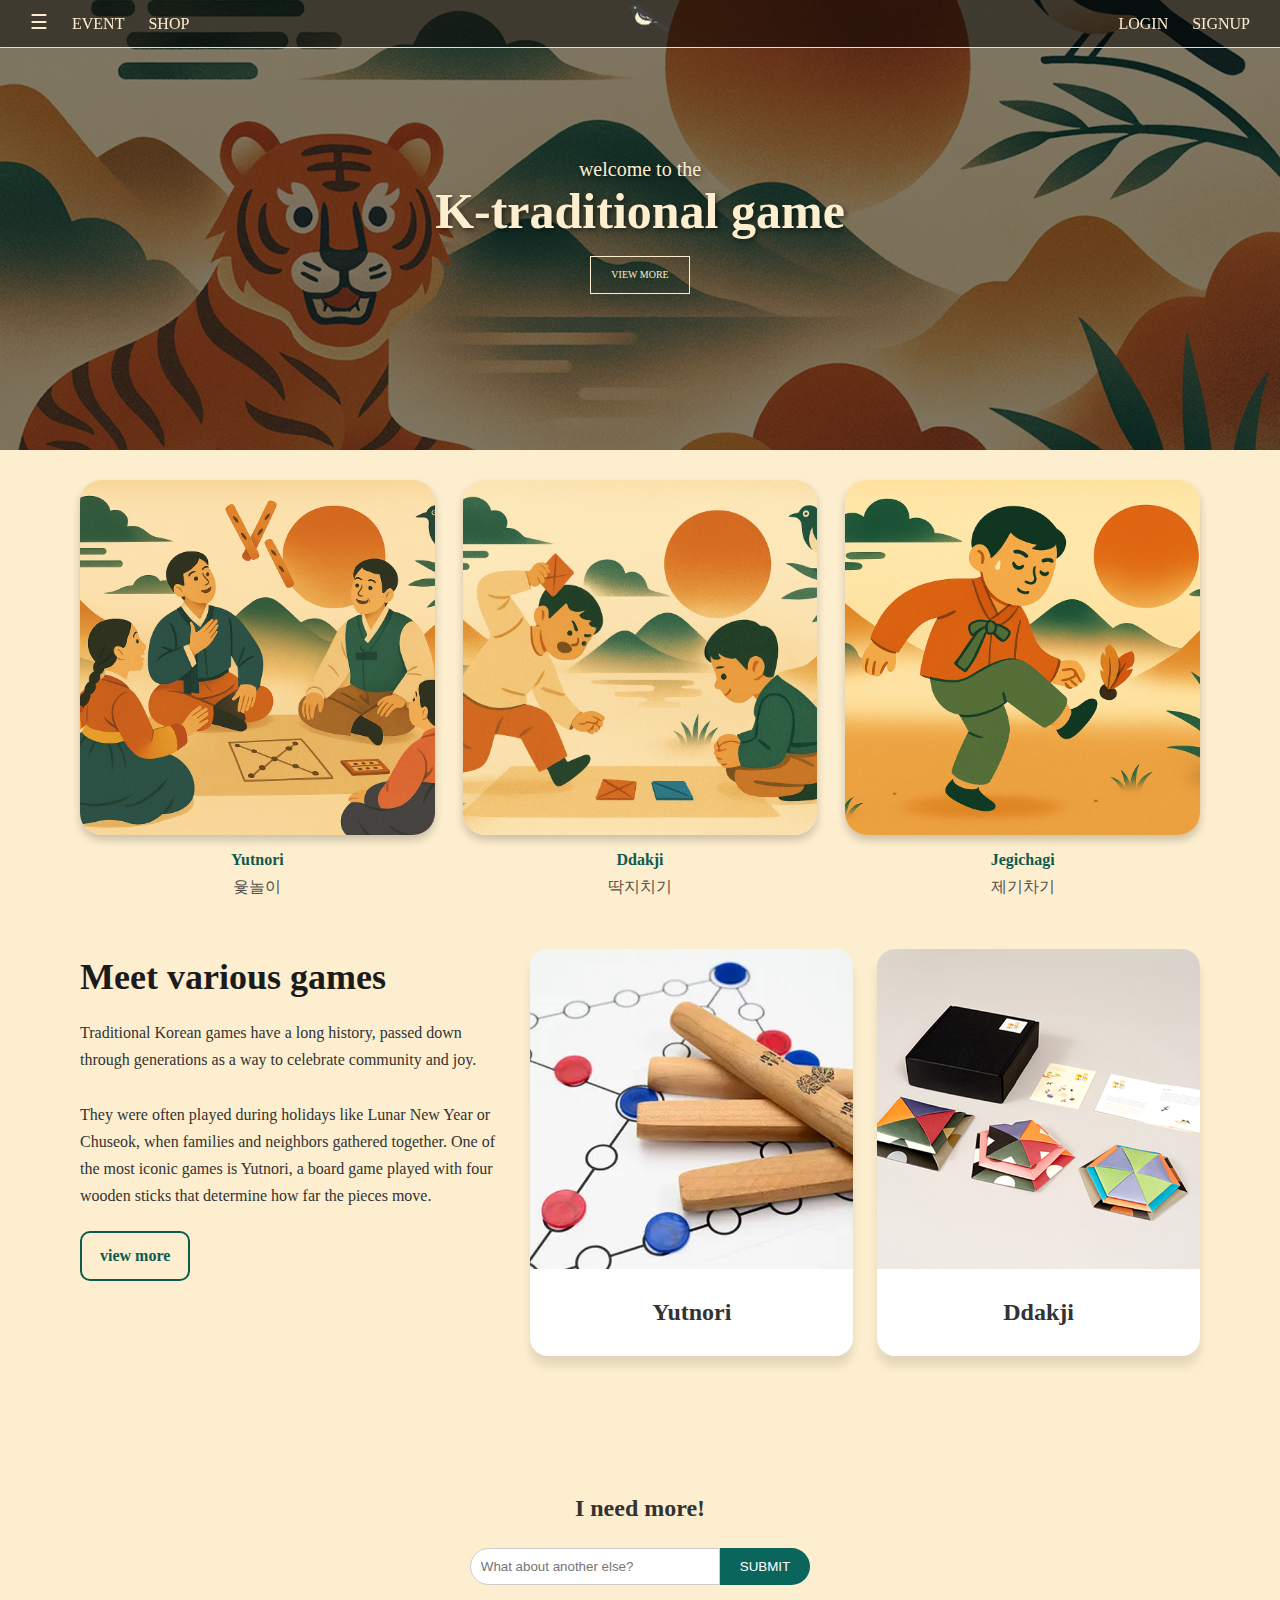
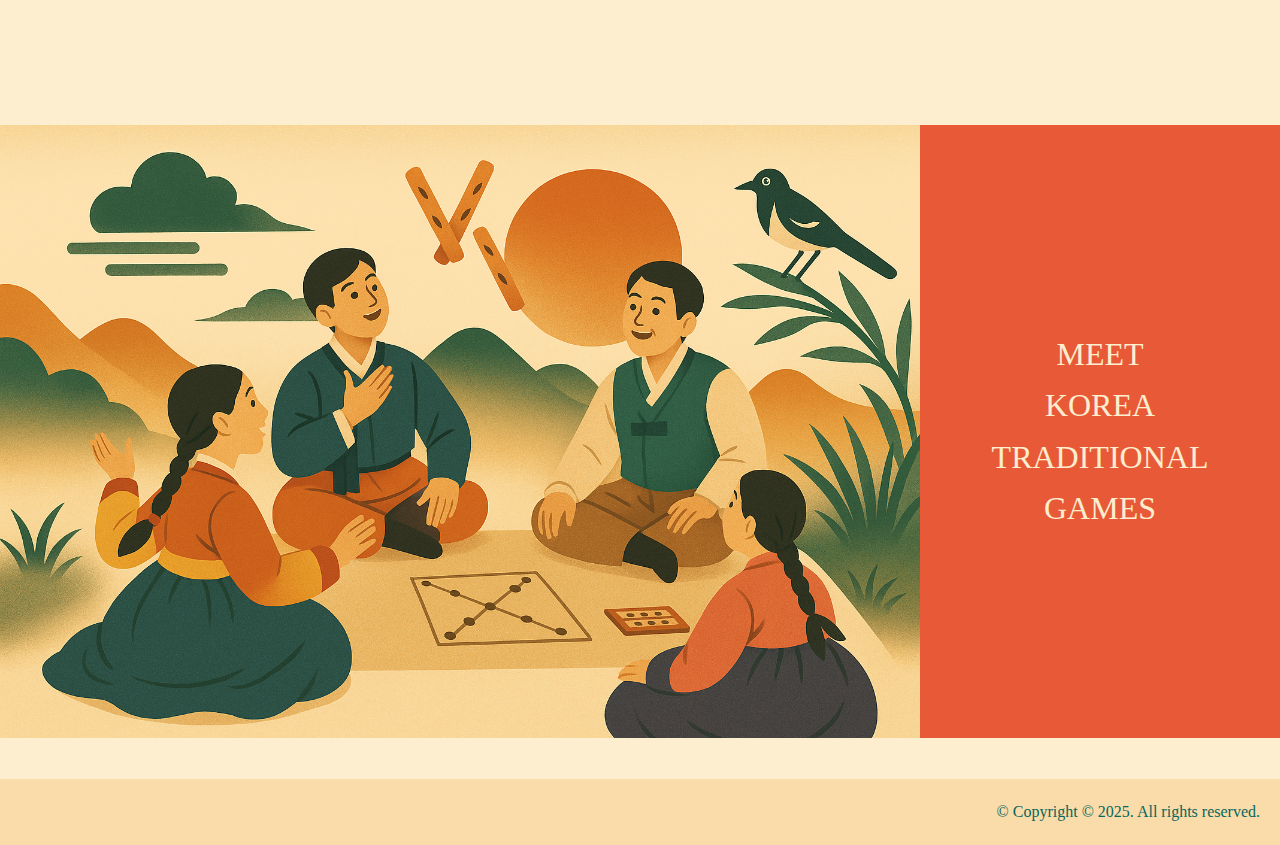
<file: css/ui-generative-ai/index.html>
<!DOCTYPE html>
<html lang="en">
  <head>
    <meta charset="UTF-8" />
    <meta name="viewport" content="width=device-width, initial-scale=1.0" />
    <title>K-traditional game</title>
    <link rel="stylesheet" href="style.css" />
  </head>
  <body>
    <!-- Header -->
    <header class="header">
      <div class="nav-left">
        <button class="menu-btn">☰</button>
        <a href="#">EVENT</a>
        <a href="#">SHOP</a>
      </div>

      <div class="nav-center">
        <a href="#"><img src="logo.png" alt="Logo" /></a>
      </div>

      <div class="nav-right">
        <a href="#">LOGIN</a>
        <a href="#">SIGNUP</a>
      </div>
    </header>
    <!-- Hero Section -->
    <section class="hero">
      <img src="히어로_1.png" alt="hero background" class="hero-bg" />
      <div class="hero-content">
        <h2 class="hero-text">welcome to the</h2>
        <h1 class="hero-text">K-traditional game</h1>
        <a href="#" class="btn hero-text">VIEW MORE</a>
      </div>
    </section>

    <!-- A. 위: 이미지 타일 3장 + 캡션 -->
    <section class="games-top inner">
      <ul class="tiles">
        <li class="tile">
          <img src="윷놀이.png" alt="Yutnori" />
          <figcaption>Yutnori<br /><span class="sub">윷놀이</span></figcaption>
        </li>
        <li class="tile">
          <img src="딱지치기.png" alt="Ddakji" />
          <figcaption>Ddakji<br /><span class="sub">딱지치기</span></figcaption>
        </li>
        <li class="tile">
          <img src="제기차기.png" alt="Jegichagi" />
          <figcaption>
            Jegichagi<br /><span class="sub">제기차기</span>
          </figcaption>
        </li>
      </ul>

      <div class="about-grid">
        <div class="intro">
          <h2>Meet various games</h2>
          <p>
            Traditional Korean games have a long history, passed down through
            generations as a way to celebrate community and joy.<br /><br />
            They were often played during holidays like Lunar New Year or
            Chuseok, when families and neighbors gathered together. One of the
            most iconic games is Yutnori, a board game played with four wooden
            sticks that determine how far the pieces move.
          </p>
          <a class="btn-outline" href="#">view more</a>
        </div>

        <div class="card-sm-container">
          <div class="card-sm">
            <img src="윷.png" alt="Yutnori" />
            <p class="card-content">Yutnori</p>
          </div>
          <div class="card-sm">
            <img src="딱지.png" alt="Ddakji" />
            <p class="card-content">Ddakji</p>
          </div>
        </div>
      </div>
    </section>

    <!-- Search Section -->
    <section class="search">
      <h2>I need more!</h2>
      <form>
        <input type="text" placeholder="What about another else?" />
        <button type="submit">SUBMIT</button>
      </form>
    </section>

    <!-- Banner Section -->
    <section class="banner">
      <div class="banner-img">
        <img src="윷놀이.png" alt="Family playing Yutnori" />
      </div>
      <div class="banner-text">
        <p>MEET</p>
        <p>KOREA</p>
        <p>TRADITIONAL</p>
        <p>GAMES</p>
      </div>
    </section>

    <!-- Footer -->
    <footer class="footer">
      <p>© Copyright © 2025. All rights reserved.</p>
    </footer>
  </body>
</html>
</file>
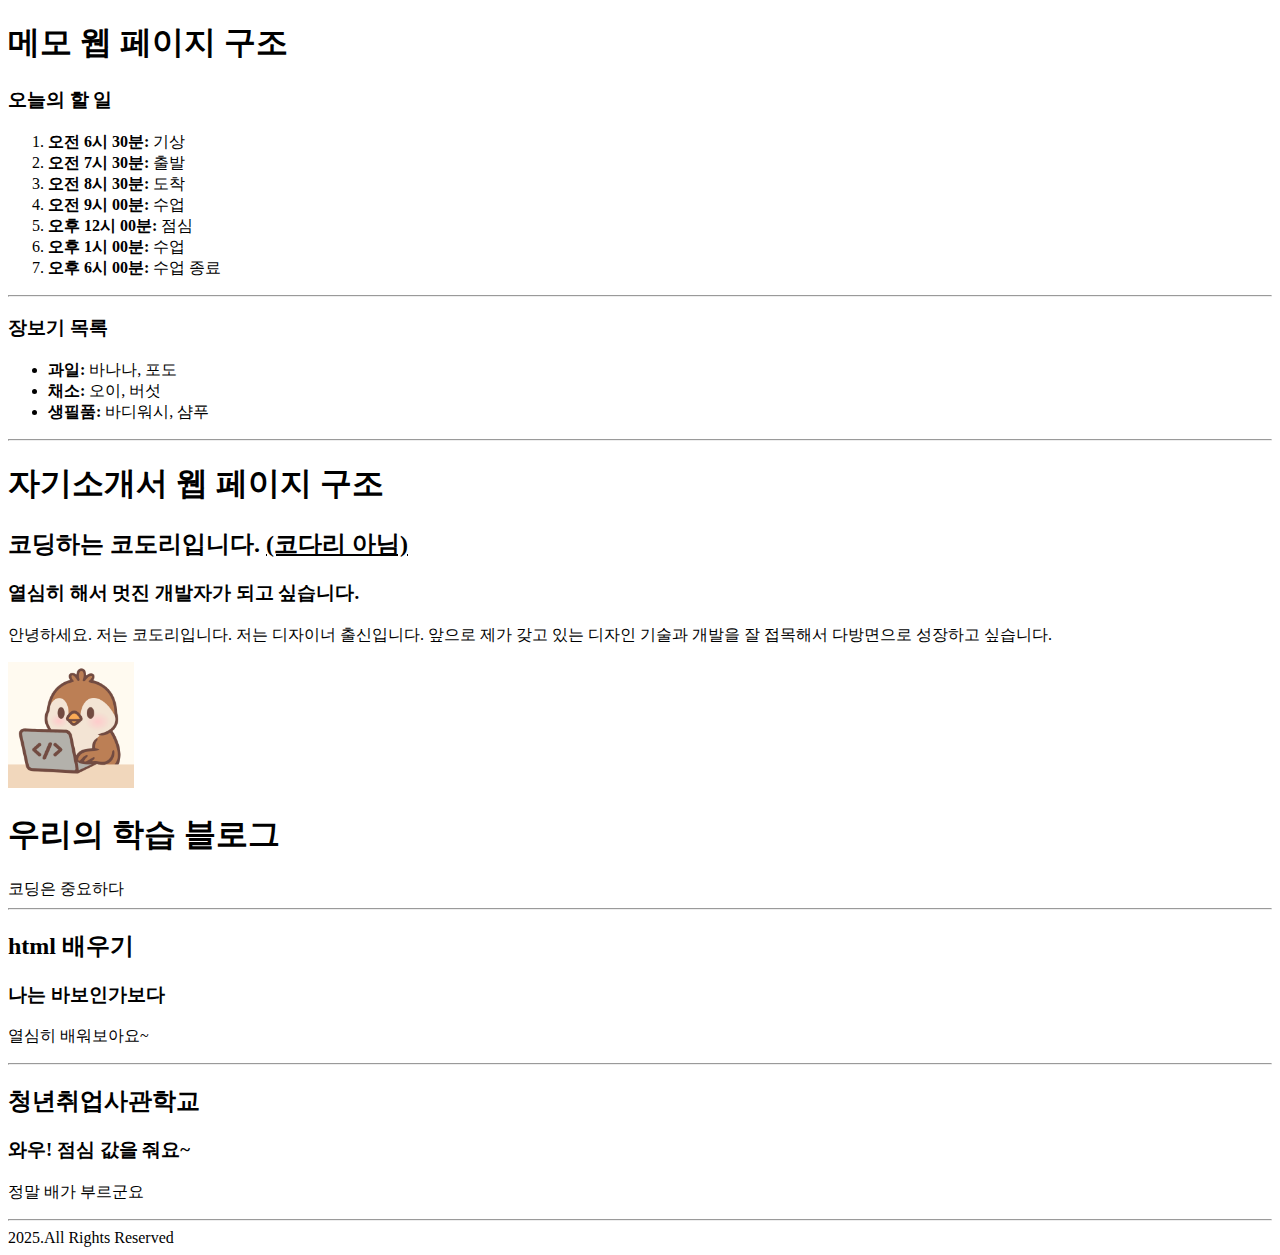
<file: html/html-basic/index.html>
<!DOCTYPE html>
<html lang="en">
  <head>
    <meta charset="UTF-8" />
    <meta name="viewport" content="width=device-width, initial-scale=1.0" />
    <title>Document</title>
  </head>
  <body>
    <h1>메모 웹 페이지 구조</h1>
    <div>
      <div>
        <h3>오늘의 할 일</h3>
        <ol>
          <li><strong>오전 6시 30분:</strong> 기상</li>
          <li><strong>오전 7시 30분:</strong> 출발</li>
          <li><strong>오전 8시 30분:</strong> 도착</li>
          <li><strong>오전 9시 00분:</strong> 수업</li>
          <li><strong>오후 12시 00분:</strong> 점심</li>
          <li><strong>오후 1시 00분:</strong> 수업</li>
          <li><strong>오후 6시 00분:</strong> 수업 종료</li>
        </ol>
        <hr />
      </div>
      <div>
        <h3>장보기 목록</h3>
        <ul>
          <li><strong>과일:</strong> 바나나, 포도</li>
          <li><strong>채소:</strong> 오이, 버섯</li>
          <li><strong>생필품:</strong> 바디워시, 샴푸</li>
        </ul>
      </div>
      <hr />
    </div>

    <h1>자기소개서 웹 페이지 구조</h1>
    <h2>코딩하는 코도리입니다. <u>(코다리 아님)</u></h2>
    <h3>열심히 해서 멋진 개발자가 되고 싶습니다.</h3>
    <p>
      안녕하세요. 저는 코도리입니다. 저는 디자이너 출신입니다. 앞으로 제가 갖고
      있는 디자인 기술과 개발을 잘 접목해서 다방면으로 성장하고 싶습니다.
    </p>
    <p>
      <img src="유튜브_프로필_디자인.png" width="10%" />
    </p>

    <header>
      <h1>우리의 학습 블로그</h1>
      코딩은 중요하다
    </header>
    <hr />
    <main>
      <div>
        <h2>html 배우기</h2>
        <h3>나는 바보인가보다</h3>
        <p>열심히 배워보아요~</p>
      </div>
      <hr />
      <div>
        <h2>청년취업사관학교</h2>
        <h3>와우! 점심 값을 줘요~</h3>
        <p>정말 배가 부르군요</p>
      </div>
    </main>
    <hr />
    <footer>2025.All Rights Reserved</footer>
  </body>
</html>
</file>
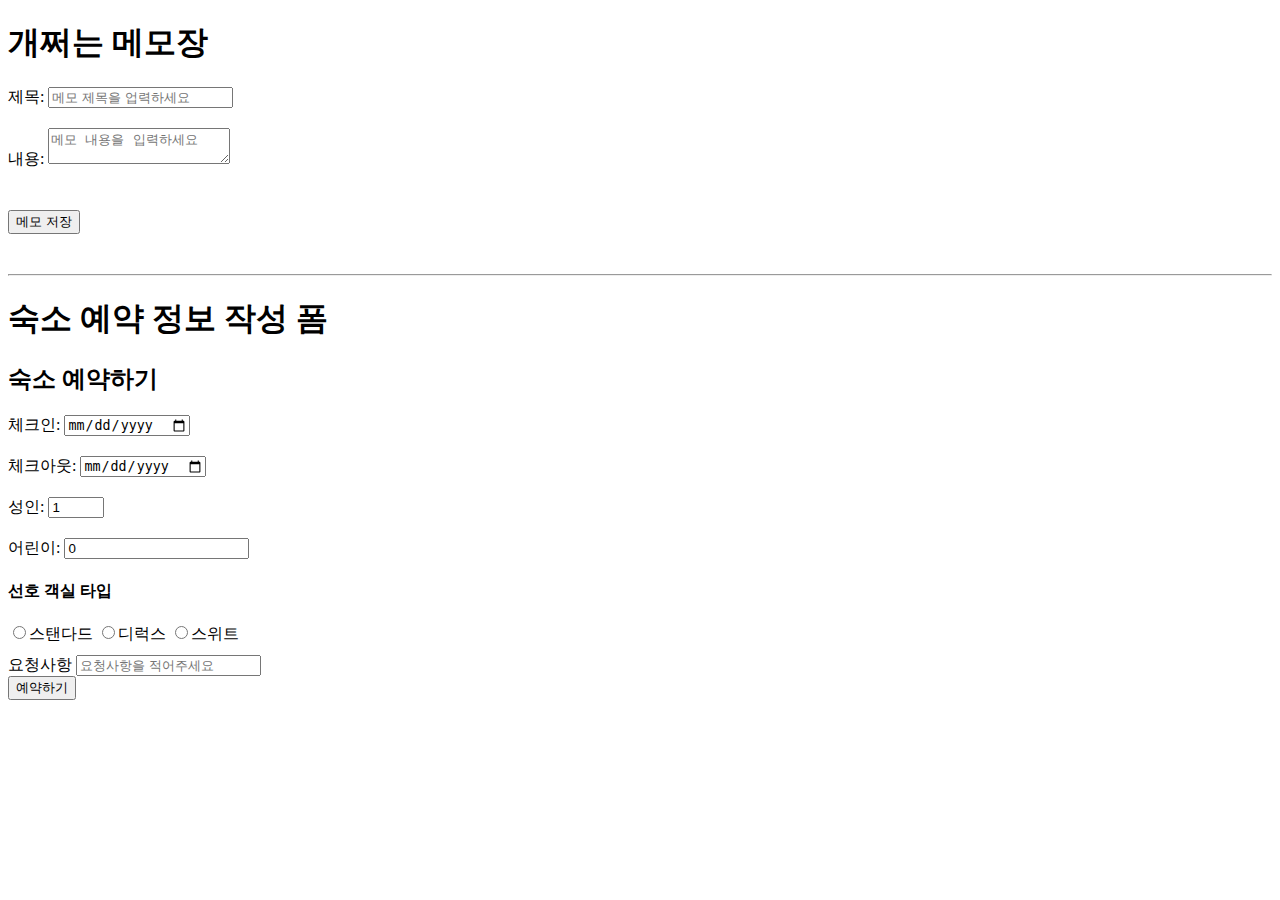
<file: html/html-form/index.html>
<!DOCTYPE html>
<html lang="en">
  <head>
    <meta charset="UTF-8" />
    <meta name="viewport" content="width=device-width, initial-scale=1.0" />
    <title>Document</title>
  </head>

  <div style="margin-bottom: 10px">
    <h1>개쩌는 메모장</h1>
  </div>

  <form action="#">
    <!-- 제목 입력 -->
    <div style="margin-bottom: 20px">
      <label for="title">제목:</label>
      <input
        type="text"
        id="title"
        name="title"
        placeholder="메모 제목을 업력하세요"
      />
    </div>

    <!-- 내용 입력 -->
    <div style="margin-bottom: 40px">
      <label for="content">내용:</label>
      <textarea
        id="content"
        name="content"
        placeholder="메모 내용을 입력하세요"
      ></textarea>
    </div>

    <!-- 제출 버튼 -->
    <div style="margin-bottom: 40px">
      <button type="submit">메모 저장</button>
    </div>
  </form>

  <hr />

  <h1>숙소 예약 정보 작성 폼</h1>

  <form>
    <!-- 제목 -->
    <h2>숙소 예약하기</h2>
    <div style="margin-bottom: 20px">
      <!-- 체크인 날짜 -->
      <label for="checkin"> 체크인: </label>
      <input type="date" id="checkin" name="checkin" />
    </div>

    <!-- 체크아웃 날짜 -->
    <div style="margin-bottom: 20px">
      <label for="checkout">체크아웃:</label>
      <input type="date" id="checkout" name="checkout" />
    </div>

    <!-- 성인 수 -->
    <div style="margin-bottom: 20px">
      <label for="adults">성인:</label>
      <input
        type="number"
        id="adults"
        name="adults"
        min="1"
        max="10"
        value="1"
      />
    </div>

    <!-- 어린이 수 -->
    <div style="margin-bottom: 20px">
      <label for="children">어린이:</label>
      <input type="number" id="children" name="children" min="0" value="0" />
    </div>

    <!-- 선호 객실 타입 -->
    <div style="margin-bottom: 10px">
      <h4>선호 객실 타입</h4>
      <label><input type="radio" name="room" />스탠다드</label>
      <label><input type="radio" name="room" />디럭스</label>
      <label><input type="radio" name="room" />스위트</label>
    </div>

    <!-- 요청 사항 -->
    <div>
      <label>
        요청사항
      <input
        <textarea
        placeholder="요청사항을 적어주세요"
        rows="10"
        cols="20">
        </textarea>
      </label>  
    </div>

    <!-- 제출 버튼 -->
    <div>
      <button type="submit">예약하기</button>
    </div>
  </form>
</html>
</file>
<file: css/ui-generative-ai/style.css>
/* Reset */
* {
  margin: 0;
  padding: 0;
  box-sizing: border-box;
}

body {
  font-family: pretendard;
  line-height: 1.6;
  background-color: #fdeecf;
  color: #333;
}

/* Header */
.header {
  display: flex;
  justify-content: space-between;
  align-items: center;
  padding: 15px 40px;
  border-bottom: 1px solid #ddd;
  position: fixed;
  background-color: rgba(0, 0, 0, 0.4); /* 검정색 + 50% 투명도 */
  top: 0;
  left: 0;
  width: 100%;
  z-index: 1000;

  top: 0;
}

/* 공통 스타일 */
.header {
  display: flex;
  justify-content: space-between; /* 좌/우 배치 */
  align-items: center; /* 세로 가운데 정렬 */
  padding: 10px 30px;
  background: rgba(0, 0, 0, 0.5);
  position: fixed; /* 항상 상단 */
  top: 0;
  left: 0;
  width: 100%;
  z-index: 1000;
}

/* a 태그 스타일 */
.header a {
  margin-left: 20px;
  text-decoration: none;
  color: #fdeecf;
  font-weight: 300; /* 얇게 */
}

/* 중앙 로고 */
.nav-center {
  position: absolute;
  left: 50%;
  transform: translateX(-50%); /* 진짜 가운데 정렬 */
}

.nav-center img {
  height: 80px; /* 원하는 크기로 */
  width: auto;
}

/* 왼쪽 메뉴 버튼 */
.menu-btn {
  background: none;
  border: none;
  font-size: 20px;
  color: #fdeecf;
  cursor: pointer;
}

/* Hero Section */
.hero {
  position: relative;
  text-align: center;
  color: #fff;
}
.hero-bg {
  width: 100%;
  height: 50vh;
  object-fit: cover;
  display: block;
}

.hero-content {
  width: 100%;
  height: 100%;
  /* 가로 세로 중앙 정렬 */
  position: absolute;
  transform: translate(-50%, -50%);
  top: 50%;
  left: 50%;
  background-color: rgba(0, 0, 0, 0.5);
  display: flex;
  flex-direction: column;
  justify-content: center;
  align-items: center;
}

.hero h1 {
  font-size: 50px;
  color: #fdeecf;
  line-height: 1.2;
  text-shadow: 2px 2px 5px rgba(0, 0, 0, 0.5);
}

.hero h2 {
  font-size: 20px;
  color: #fdeecf;
  font-weight: 150;
  line-height: 1.2;
  text-shadow: 2px 2px 5px rgba(0, 0, 0, 0.5);
}

@media (max-width: 500px) {
  .hero-content > h2 {
    font-size: 1rem;
  }

  .hero-content > h1 {
    font-size: 1.2rem;
  }
  .hero-content > a {
    font-size: 0.5rem;
  }
}

.btn {
  display: inline-block;
  margin-top: 15px;
  padding: 10px 20px;
  background: transparent;
  border: 1px solid #fdeecf;
  color: #fdeecf;
  text-decoration: none;
  font-size: 10px;
}

.btn:hover {
  background: rgba(0, 0, 0, 0.3);
  color: #fdeecf;
}

/* 공통 내부 컨테이너 */
:root {
  --page-max: 1200px;
  --gutter: clamp(16px, 4vw, 40px);
  --green: #0d5b4f;
  --cream: #f7e8c8; /* 페이지 배경 */
}
.inner {
  max-width: var(--page-max);
  margin: auto;
  padding-inline: var(--gutter);
}

/* A) 위: 이미지 타일 3장 (배경 하얀 박스 없음) */
.tiles {
  list-style: none;
  margin: 0;
  padding: 0;
  display: grid;
  grid-template-columns: repeat(3, minmax(0, 1fr));
  gap: 28px;
  margin-top: 30px;
}

.tile {
  display: flex;
  flex-direction: column;
  align-items: center;
}

.tile img {
  display: block;
  width: 100%;
  aspect-ratio: 1/1;
  object-fit: cover; /* 여백 없이 꽉 채우기 */
  border-radius: 22px; /* 시안처럼 둥근 모서리 */
  box-shadow: 0 5px 8px rgba(0, 0, 0, 0.2);
}
.tile figcaption {
  margin-top: 12px;
  text-align: center;
  font-weight: 800;
  color: var(--green);
}
.tile .sub {
  display: block;
  margin-top: 6px;
  font-weight: 400;
  opacity: 0.8;
  color: #2a2a2a;
  margin: 5px; /* 기본 마진 제거 */
  line-height: 1.2;
}

.tile:hover {
  transform: translateY(-6px);
}

.tile:hover img {
  border: 1.5px solid #1a5b58;
}

/* B) 아래: 왼쪽 텍스트 + 오른쪽 카드 2장 */
.about-grid {
  display: grid;
  grid-template-columns: 1fr 1.6fr;
  gap: 32px;
  align-items: start;
  margin-top: 48px;
  height: 30rem;
}
.intro h2 {
  margin: 0 0 12px;
  font-size: clamp(24px, 3vw, 36px);
  font-weight: 900;
  color: #1b1b1b;
}
.intro p {
  margin: 0 0 22px;
  line-height: 1.7;
}

/* 테두리만 있는 버튼 */
.btn-outline {
  display: inline-block;
  padding: 10px 18px;
  border: 2px solid var(--green);
  border-radius: 10px;
  background: transparent;
  color: var(--green);
  text-decoration: none;
  font-weight: 700;
  transition: 0.2s;
}
.btn-outline:hover {
  background: var(--green);
  color: #fff;
}

/* 오른쪽 작은 카드 2장 */
.card-sm-container {
  list-style: none;
  display: flex;
  gap: 1.5rem;
}

.card-sm {
  background: #fff;
  border-radius: 18px;
  overflow: hidden;
  box-shadow: 0 10px 10px rgba(0, 0, 0, 0.1);
  display: flex;
  flex-direction: column;
}

.card-sm:hover {
  background: var(--green);
  color: #fff;
}

.card-content {
  text-align: center;
  font-size: 1.5rem;
  font-weight: 700;
  padding: 1.5rem 0 1.5rem 0;
}
.card-sm img {
  display: block;
  width: 100%;
  height: 20rem;
  aspect-ratio: 4/3; /* 세로로 좀 더 높은 비율 */
  object-fit: cover;
}
.card-sm h3 {
  margin: 14px 0 18px;
  text-align: center;
  color: var(--green);
  font-weight: 800;
  font-size: clamp(18px, 1.7vw, 22px);
}

/* 반응형 */
@media (max-width: 1024px) {
  .tiles {
    grid-template-columns: repeat(2, minmax(0, 1fr));
  }
  .about-grid {
    grid-template-columns: 1fr;
  }
  .cards-sm {
    grid-template-columns: repeat(2, minmax(0, 1fr));
  }
}
@media (max-width: 640px) {
  .tiles {
    grid-template-columns: 1fr;
  }
  .cards-sm {
    grid-template-columns: 1fr;
  }
}

/* Search Section */
.search {
  text-align: center;
  padding: 60px 20px;
  margin-bottom: 5rem;
}

.search form {
  display: inline-flex;
  margin-top: 20px;
}

.search input {
  padding: 10px;
  width: 250px;
  border: 1px solid #ccc;
  border-radius: 20px 0 0 20px;
  outline: none;
}

.search button {
  padding: 10px 20px;
  background: #0a665c;
  color: #fff;
  border: none;
  border-radius: 0 20px 20px 0;
  cursor: pointer;
}

/* Banner Section */
.banner {
  display: grid;
  grid-template-columns: 1fr 360px; /* 왼쪽 이미지 : 오른쪽 패널 폭 */
  align-items: stretch; /* 두 칼럼 높이 동일 */
  margin-bottom: 40px;
  /* 배경은 주지 않음 (오렌지 줄 방지) */
}

.banner-img img {
  display: block; /* 인라인 갭 제거 */
  width: 100%;
  height: 100%;
  object-fit: cover; /* 세로 꽉 채우기 */
}

.banner-text {
  background: #e85a37; /* ⬅️ 패널에만 배경 */
  color: #fdeecf;
  font-size: 32px;
  font-weight: 300;
  text-align: center;

  display: flex;
  flex-direction: column;
  align-items: center; /* 수직 가운데 */
  justify-content: center;
  padding: 0 3rem; /* 좌우만 패딩 */
}

/* Footer */
.footer {
  text-align: right;
  padding: 20px;
  background: #f9dca9;
  border-top: 1px solid #fdeecf;
  margin-top: 40px;
  color: #0a665c;
}
</file>
